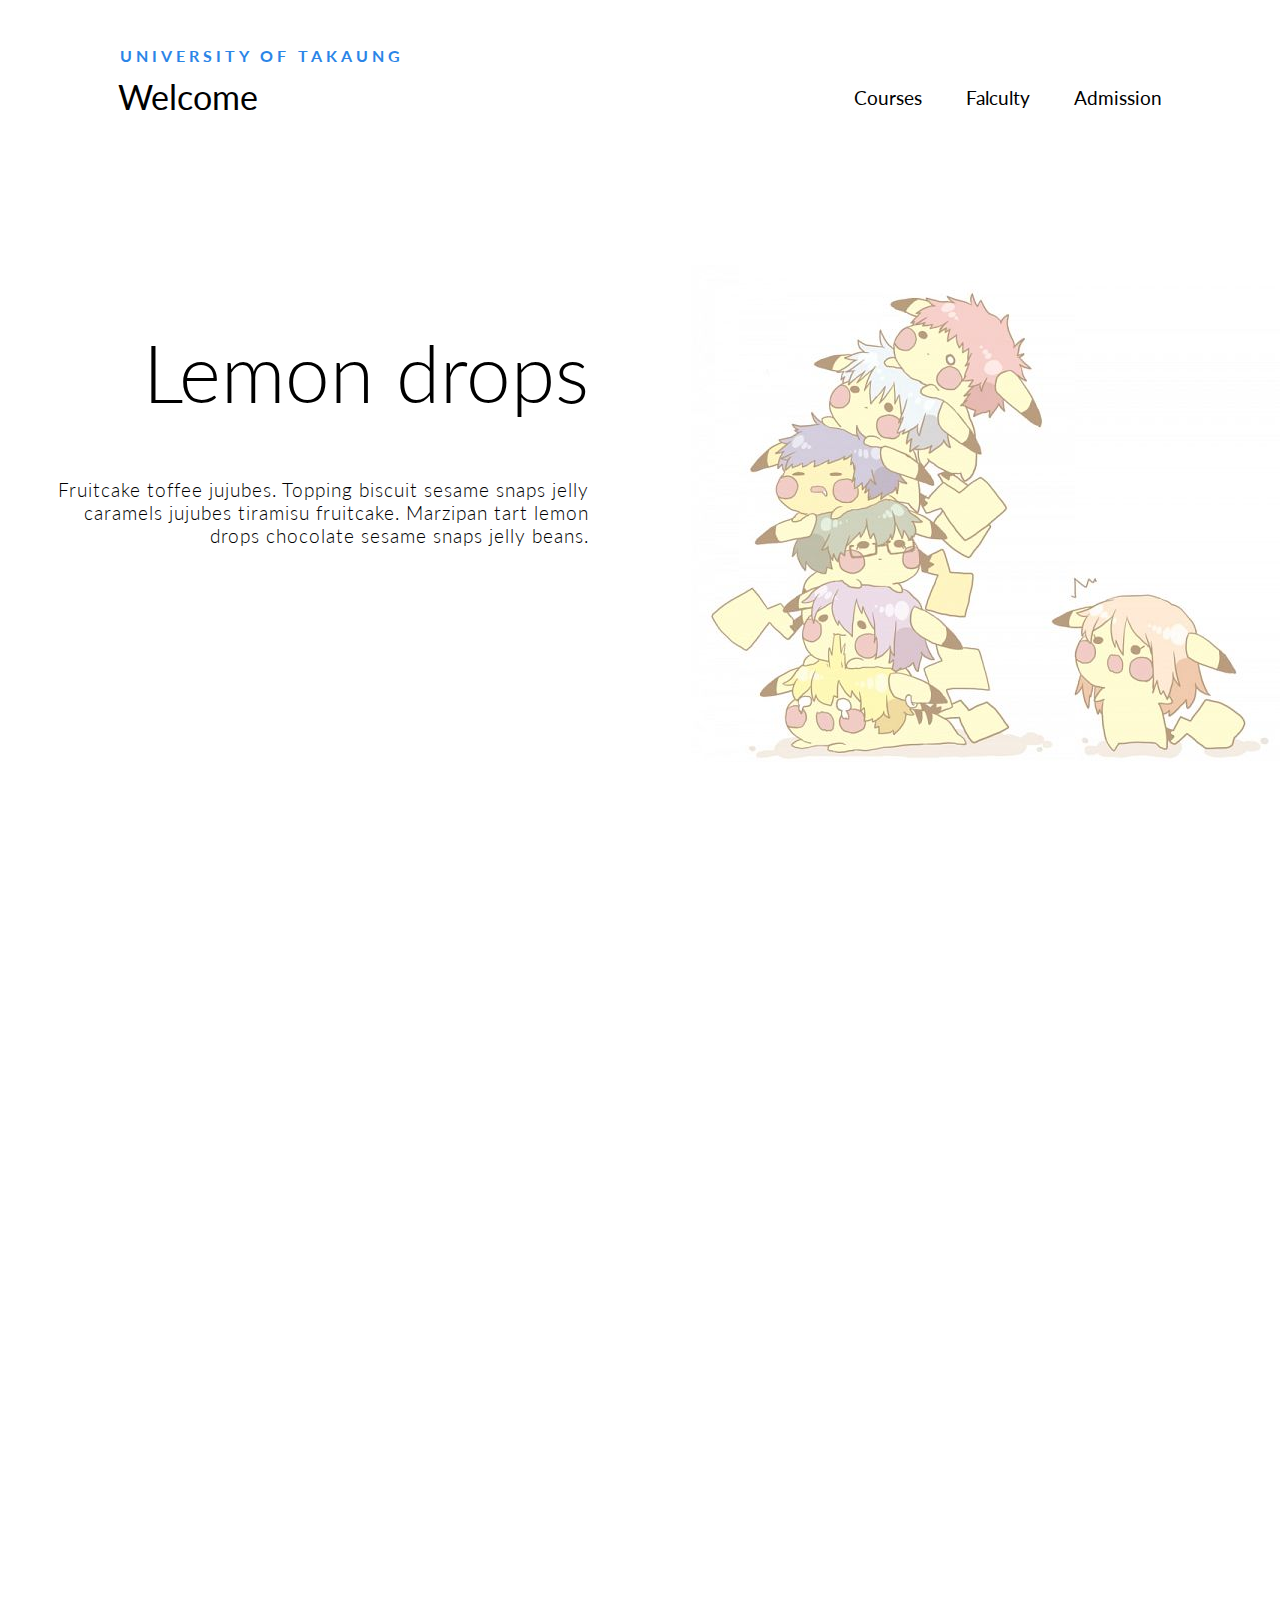
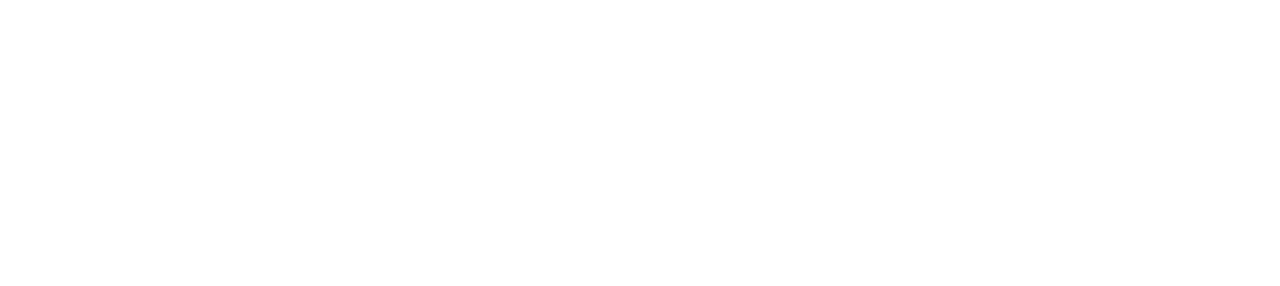
<file: index.html>
<!DOCTYPE html>
<html lang="en" class="no-js">
	<head>
		<meta charset="UTF-8" />
		<meta http-equiv="X-UA-Compatible" content="IE=edge,chrome=1"> 
		<meta name="viewport" content="width=device-width, initial-scale=1.0"> 
		<title>UOT | Home</title>
		<link rel="stylesheet" type="text/css" href="css/demo.css" />
		<link rel="stylesheet" type="text/css" href="css/component.css" />
		<script src="js/modernizr.custom.js"></script>
	</head>
	<body>
		<div class="container">
			<header class="clearfix">
				<span><a href="index.html">University of TaKaung</a></span>
				<h1>Welcome</h1>
				<nav>
					<a href="course.html">Courses</a>
					<a href="falculty.html">Falculty</a>
					<a href="admission.html">Admission</a>
				</nav>
			</header>	
			<div id="cbp-so-scroller" class="cbp-so-scroller">
				<section class="cbp-so-section">
					<article class="cbp-so-side cbp-so-side-left">
						<h2>Lemon drops</h2>
						<p>Fruitcake toffee jujubes. Topping biscuit sesame snaps jelly caramels jujubes tiramisu fruitcake. Marzipan tart lemon drops chocolate sesame snaps jelly beans.</p>
					</article>
					<figure class="cbp-so-side cbp-so-side-right">
						<img src="images/1.jpg" alt="img01">
					</figure>
				</section>
				<section class="cbp-so-section">
					<article class="cbp-so-side cbp-so-side-right">
						<h2>Plum caramels</h2>
						<p>Lollipop powder danish sugar plum caramels liquorice sweet cookie. Gummi bears caramels gummi bears candy canes cheesecake sweet roll icing dragée. Gummies jelly-o tart. Cheesecake unerdwear.com candy canes apple pie halvah chocolate tiramisu.</p>
					</article>
										<figure class="cbp-so-side cbp-so-side-left">
						<img src="images/2.jpg" alt="img01">
					</figure>
				</section>
			</div>
		</div>
		<script src="js/classie.js"></script>
		<script src="js/cbpScroller.js"></script>
		<script>
			new cbpScroller( document.getElementById( 'cbp-so-scroller' ) );
		</script>
	</body>
</html>
</file>
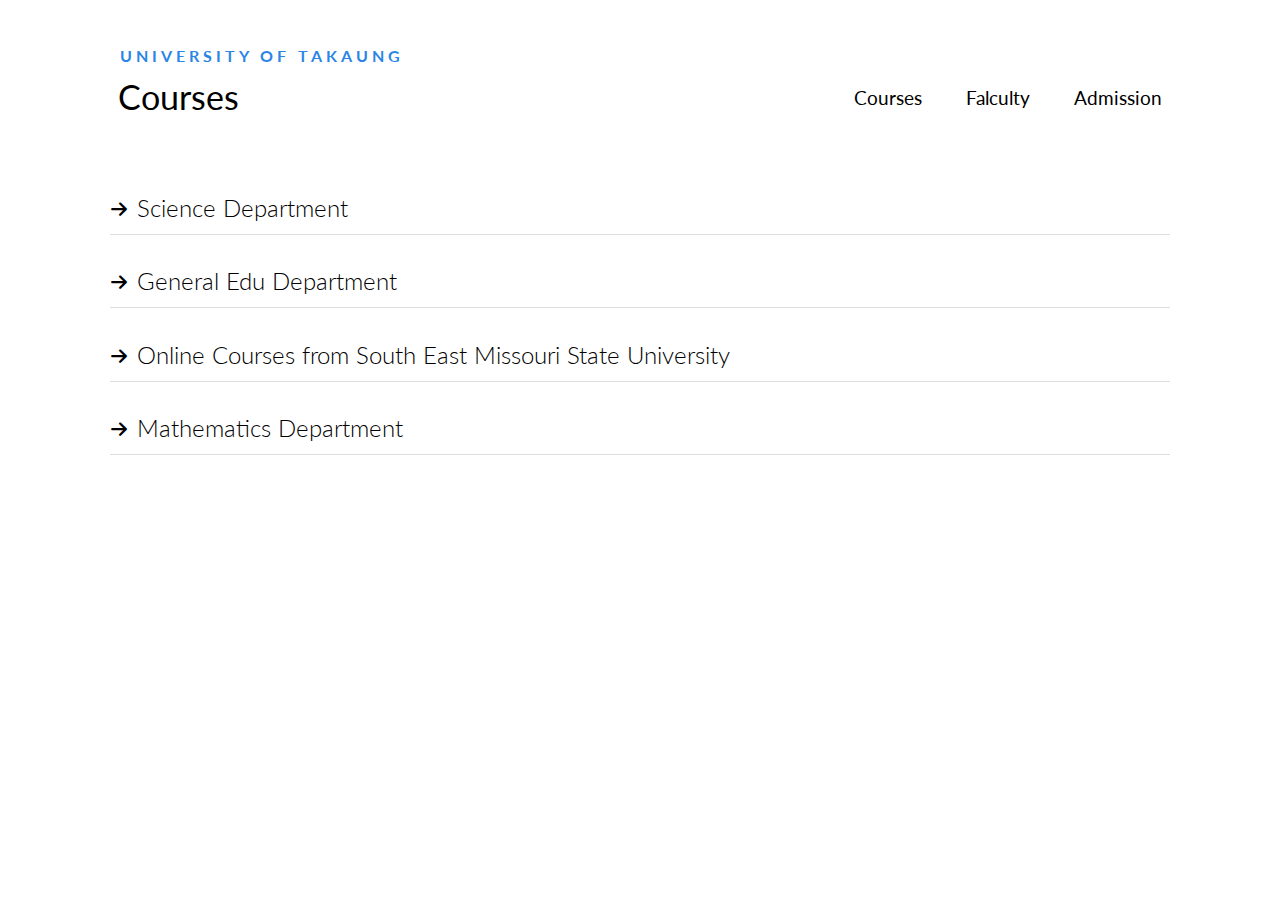
<file: course.html>
<!DOCTYPE html>
<html lang="en" class="no-js">
	<head>
		<meta charset="UTF-8" />
		<meta http-equiv="X-UA-Compatible" content="IE=edge,chrome=1"> 
		<meta name="viewport" content="width=device-width, initial-scale=1.0"> 
		<title>UOT | Home</title>
		<meta name="description" content="Blueprint: Nested Accordion" />
		<meta name="keywords" content="nested, accordion, simple, vertical, web development, css3, javascript" />
		<meta name="author" content="Codrops" />
		<link rel="shortcut icon" href="../favicon.ico">
		<link rel="stylesheet" type="text/css" href="css/demo.css" />
		<link rel="stylesheet" type="text/css" href="css/nest.css" />
		<script src="js/modernizr.custom.js"></script>
	</head>
	<body>
		<div class="container">
			<header class="clearfix">
				<span><a href="index.html">University of TaKaung</a></span>
				<h1>Courses</h1>
				<nav>
					<a href="course.html">Courses</a>
					<a href="falculty.html">Falculty</a>
					<a href="admission.html">Admission</a>
				</nav>
			</header>	
			<div class="main">
				<ul id="cbp-ntaccordion" class="cbp-ntaccordion">
					<li>
						<h3 class="cbp-nttrigger">Science Department</h3>
						<div class="cbp-ntcontent">
							<p></p>
							<ul class="cbp-ntsubaccordion">
								<li>
									<h4 class="cbp-nttrigger">Physics</h4>
									<div class="cbp-ntcontent">
										<p>Physics</p>
										<ul class="cbp-ntsubaccordion">
											<li>
												<h4 class="cbp-nttrigger">PH 1.1: Introdutory Physics 1</h4>
												<div class="cbp-ntcontent">
													<p>Physics.</p>
												</div>
											</li>
											<li>
												<h4 class="cbp-nttrigger">PH 1.2: Introdutory Physics 2</h4>
												<div class="cbp-ntcontent">
													<p>Physics</p>
												</div>
											</li>
											<h4>OR</h4>
											<li>
												<h4 class="cbp-nttrigger">PH 1.3: General Physics 1</h4>
												<div class="cbp-ntcontent">
													<p></p>
												</div>
											</li>
											<li>
												<h4 class="cbp-nttrigger">PH 1.4: General Physics 2</h4>
												<div class="cbp-ntcontent">
													<p></p>
												</div>
											</li>
										</ul>
									</div>
								</li>
								<li>
									<h4 class="cbp-nttrigger">Chemistry</h4>
									<div class="cbp-ntcontent">
										<p>Chemistry</p>
										<ul class="cbp-ntsubaccordion">
											<li>
												<h4 class="cbp-nttrigger">CH 1.1: General Chemistry (5 credits)</h4>
												<div class="cbp-ntcontent">
													<p>Physics.</p>
												</div>
											</li>
											<li>
												<h4 class="cbp-nttrigger">CH 1.2: Foundation of Inorganic Chemistry (3 credits)</h4>
												<div class="cbp-ntcontent">
													<p>Physics</p>
												</div>
											</li>
											<li>
												<h4 class="cbp-nttrigger">CH 1.3: Inorganic Chemistry and Quantative Lab (2 credits) </h4>
												<div class="cbp-ntcontent">
													<p></p>
												</div>
											</li>
										</ul>
									</div>
								</li>
							</ul>
						</div>
					</li>
					<li>
						<h3 class="cbp-nttrigger">General Edu Department</h3>
						<div class="cbp-ntcontent">
							<p>General Studies</p>
							<ul class="cbp-ntsubaccordion">
								<li>
									<h4 class="cbp-nttrigger">GS 1.1: Motivation (3 credits)</h4>
									<div class="cbp-ntcontent">
										<p>Motivation</p>
									</div>
								</li>
								<li>
									<h4 class="cbp-nttrigger">PS 1.1: Public Speaking (3 credits)</h4>
									<div class="cbp-ntcontent">
										<p>Just Speak</p>
									</div>
								</li>
								<li>
									<h4 class="cbp-nttrigger">Art 1.1: Dancing (3 credits)</h4>
									<div class="cbp-ntcontent">
										<p>Just dance</p>
									</div>
								</li>
								<li>
									<h4 class="cbp-nttrigger">EN 1.1: College English (3 credits)</h4>
									<div class="cbp-ntcontent">
										<p>English</p>
									</div>
								</li>
								<li>
									<h4 class="cbp-nttrigger">EN 1.2: Rhetoric and Critical Thinking (3 credits)</h4>
									<div class="cbp-ntcontent">
										<p>English</p>
									</div>
								</li>
							</ul>
						</div>
					</li>
					<li>
						<h3 class="cbp-nttrigger">Online Courses from South East Missouri State University</h3>
						<div class="cbp-ntcontent">
							<p>Online Courses are denoted with star notation (*)</p>
							<ul class="cbp-ntsubaccordion">
								<li>
									<h4 class="cbp-nttrigger">Biological Studies</h4>
									<div class="cbp-ntcontent">
										<p>Biology</p>
									</div>
								</li>
								<li>
									<h4 class="cbp-nttrigger">Psychological Studies</h4>
									<div class="cbp-ntcontent">
										<p>Psycho</p>
									</div>
								</li>
								<li>
									<h4 class="cbp-nttrigger">Social Studies</h4>
									<div class="cbp-ntcontent">
										<p>Social</p>
									</div>
								</li>
								<li>
									<h4 class="cbp-nttrigger">Political Studies</h4>
									<div class="cbp-ntcontent">
										<p>Politics</p>
									</div>
								</li>
								<li>
									<h4 class="cbp-nttrigger">Ecnomical Studies</h4>
									<div class="cbp-ntcontent">
										<p>Economics</p>
									</div>
								</li>
								<li>
									<h4 class="cbp-nttrigger">Development of Major Civilization</h4>
									<div class="cbp-ntcontent">
										<p>Development</p>
									</div>
								</li>
								<li>
									<h4 class="cbp-nttrigger">Behavioral Studies</h4>
									<div class="cbp-ntcontent">
										<p>Development</p>
									</div>
								</li>															
							</ul>
						</div>
					</li>
					<li>
						<h3 class="cbp-nttrigger">Mathematics Department</h3>
						<div class="cbp-ntcontent">
							<p>Mathematical Studies</p>
							<ul class="cbp-ntsubaccordion">
								<li>
									<h4 class="cbp-nttrigger">MA 1.1: Intermediate Algebra (3 credits)</h4>
									<div class="cbp-ntcontent">
										<p>Maths</p>
									</div>
								</li>
								<li>
									<h4 class="cbp-nttrigger">MA 1.2: Plane Trigonometry (3 credits)</h4>
									<div class="cbp-ntcontent">
										<p>Maths</p>
									</div>
								</li>
								<li>
									<h4 class="cbp-nttrigger">MA 1.4: College Algebra (3 credits)</h4>
									<div class="cbp-ntcontent">
										<p>Maths</p>
									</div>
								</li>
								<li>
									<h4 class="cbp-nttrigger">MA 1.5: Applied Calculus (3 credits)</h4>
									<div class="cbp-ntcontent">
										<p>Maths</p>
									</div>
								</li>
								<li>
									<h4 class="cbp-nttrigger">MA 1.6: Statistical Reasoning (3 credits)</h4>
									<div class="cbp-ntcontent">
										<p>Maths</p>
									</div>
								</li>
								<li>
									<h4 class="cbp-nttrigger">MA 1.6: Analytic Geometry and Calculus 1 (5 credits)</h4>
									<div class="cbp-ntcontent">
										<p>Maths</p>
									</div>
								</li>
								<li>
									<h4 class="cbp-nttrigger">MA 1.6: Analytic Geometry and Calculus 2 (4 credits)</h4>
									<div class="cbp-ntcontent">
										<p>Maths</p>
									</div>
								</li>															
							</ul>
						</div>
					</li>
				</ul>
			</div>
		</div>
		<script src="https://ajax.googleapis.com/ajax/libs/jquery/1.9.1/jquery.min.js"></script>
		<script src="js/jquery.cbpNTAccordion.min.js"></script>
		<script>
			$( function() {
				/*
				- how to call the plugin:
				$( selector ).cbpNTAccordion( [options] );
				- destroy:
				$( selector ).cbpNTAccordion( 'destroy' );
				*/

				$( '#cbp-ntaccordion' ).cbpNTAccordion();

			} );
		</script>
	</body>
</html>
</file>
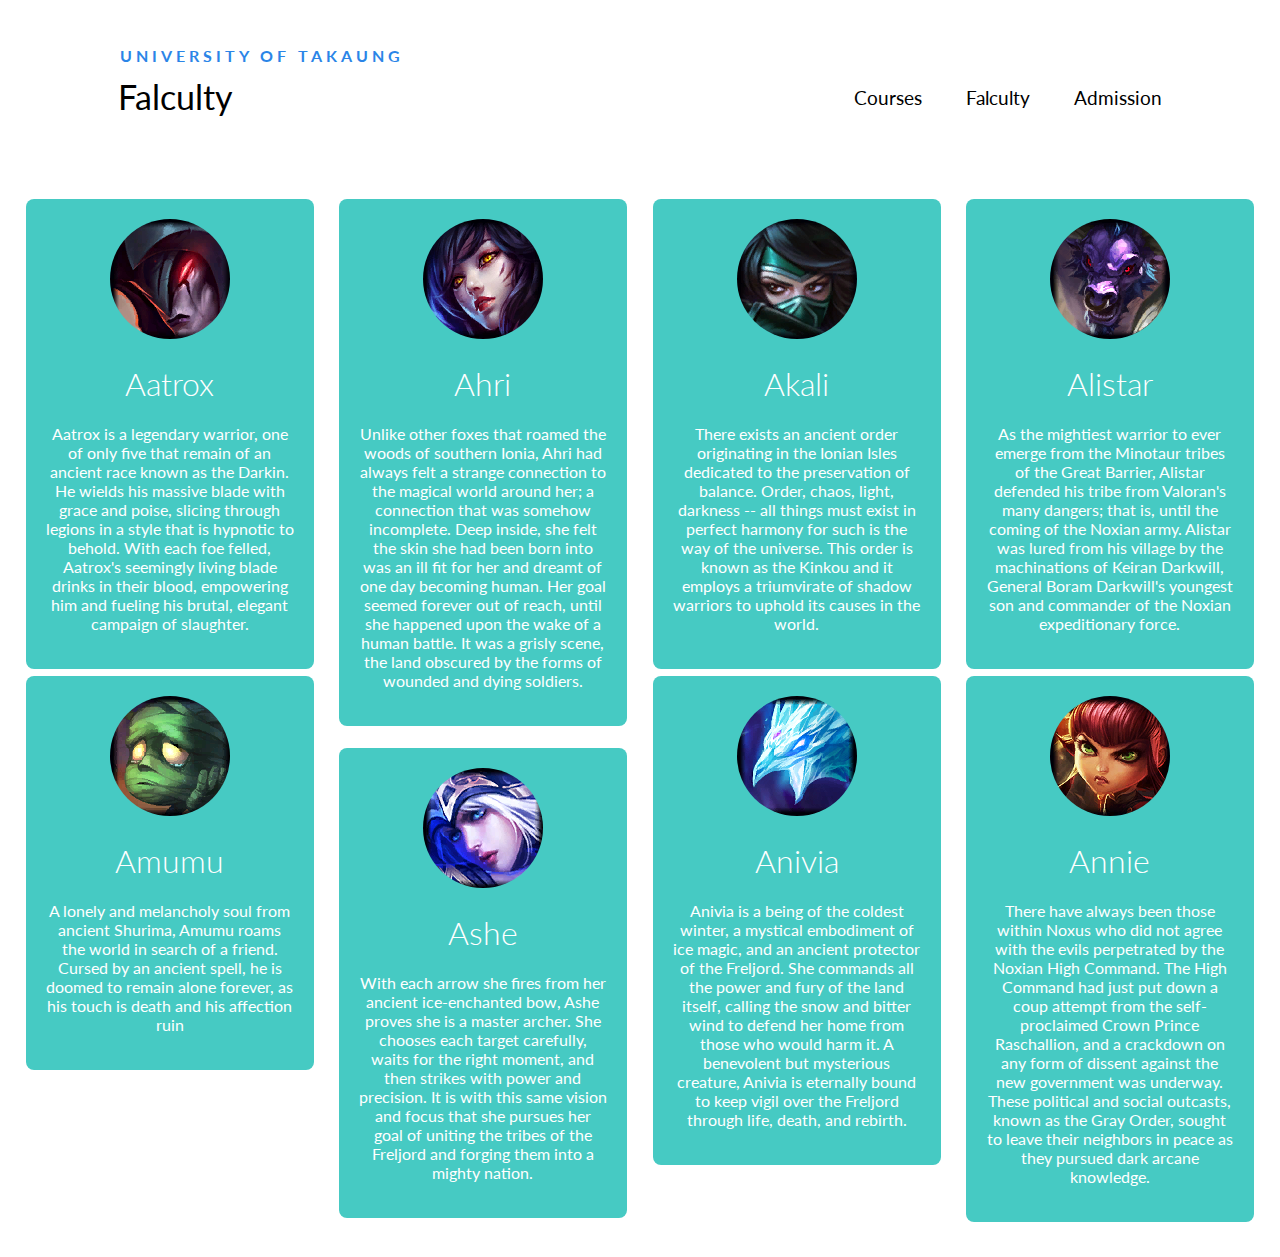
<file: falculty.html>
<!doctype html>
<html class="export" lang="en">
<head>
  <meta charset="utf-8">
  <meta http-equiv="X-UA-Compatible" content="IE=edge,chrome=1">
  <meta name="viewport" content="width=device-width">
  <title>UOT | Home</title>
  <link rel="stylesheet" type="text/css" href="css/demo.css" />
  <link rel="stylesheet" type="text/css" href="css/masonry.css" />
  <script type="text/javascript" src="https://ajax.googleapis.com/ajax/libs/jquery/3.2.1/jquery.min.js"></script>
  <script src="js/imagesloaded.pkgd.js"></script>
  <script src="js/masonry-pkgd.js"></script>
</head>

<body>
  <div class="container" id="container">
    <header class="clearfix">
      <span><a href="index.html">University of TaKaung</a></span>
      <h1>Falculty</h1>
      <nav>
        <a href="course.html">Courses</a>
        <a href="falculty.html">Falculty</a>
        <a href="admission.html">Admission</a>
      </nav>
    </header>         
      
    <div class="hero">
      <div class="hero-grid clearfix" id="grid">
        <div class="hero-grid__grid-sizer"></div>
        <div class="hero-grid__item">
          <div class="falculty">
            <img src="images/Aatrox.png" />
            <h1>Aatrox</h1>
            <p>
              Aatrox is a legendary warrior, one of only five that remain of an ancient race known as the Darkin. He wields his massive blade with grace and poise, slicing through legions in a style that is hypnotic to behold. With each foe felled, Aatrox's seemingly living blade drinks in their blood, empowering him and fueling his brutal, elegant campaign of slaughter.
            </p>
          </div>
        </div>

        <div class="hero-grid__item">
          <div class="falculty">
            <img src="images/Ahri.png" />
            <h1>Ahri</h1>
            <p>
              Unlike other foxes that roamed the woods of southern Ionia, Ahri had always felt a strange connection to the magical world around her; a connection that was somehow incomplete. Deep inside, she felt the skin she had been born into was an ill fit for her and dreamt of one day becoming human. Her goal seemed forever out of reach, until she happened upon the wake of a human battle. It was a grisly scene, the land obscured by the forms of wounded and dying soldiers.
            </p>
          </div>
        </div>


        <div class="hero-grid__item">
          <div class="falculty">
            <img src="images/Akali.png" />
            <h1>Akali</h1>
            <p>
              There exists an ancient order originating in the Ionian Isles dedicated to the preservation of balance. Order, chaos, light, darkness -- all things must exist in perfect harmony for such is the way of the universe. This order is known as the Kinkou and it employs a triumvirate of shadow warriors to uphold its causes in the world. 
            </p>
          </div>
        </div>

        <div class="hero-grid__item">
          <div class="falculty">
            <img src="images/Alistar.png" />
            <h1>Alistar</h1>
            <p>
              As the mightiest warrior to ever emerge from the Minotaur tribes of the Great Barrier, Alistar defended his tribe from Valoran's many dangers; that is, until the coming of the Noxian army. Alistar was lured from his village by the machinations of Keiran Darkwill, General Boram Darkwill's youngest son and commander of the Noxian expeditionary force. 
            </p>
          </div>
        </div>


        <div class="hero-grid__item">
          <div class="falculty">
            <img src="images/Amumu.png" />
            <h1>Amumu</h1>
            <p>
              A lonely and melancholy soul from ancient Shurima, Amumu roams the world in search of a friend. Cursed by an ancient spell, he is doomed to remain alone forever, as his touch is death and his affection ruin 
            </p>
          </div>
        </div>

        <div class="hero-grid__item">
          <div class="falculty">
            <img src="images/Anivia.png" />
            <h1>Anivia</h1>
            <p>
              Anivia is a being of the coldest winter, a mystical embodiment of ice magic, and an ancient protector of the Freljord. She commands all the power and fury of the land itself, calling the snow and bitter wind to defend her home from those who would harm it. A benevolent but mysterious creature, Anivia is eternally bound to keep vigil over the Freljord through life, death, and rebirth. 
            </p>
          </div>
        </div>

        <div class="hero-grid__item">
          <div class="falculty">
            <img src="images/Annie.png" />
            <h1>Annie</h1>
            <p>
              There have always been those within Noxus who did not agree with the evils perpetrated by the Noxian High Command. The High Command had just put down a coup attempt from the self-proclaimed Crown Prince Raschallion, and a crackdown on any form of dissent against the new government was underway. These political and social outcasts, known as the Gray Order, sought to leave their neighbors in peace as they pursued dark arcane knowledge.
            </p>
          </div>
        </div>

        <div class="hero-grid__item">
          <div class="falculty">
            <img src="images/Ashe.png" />
            <h1>Ashe</h1>
            <p>
              With each arrow she fires from her ancient ice-enchanted bow, Ashe proves she is a master archer. She chooses each target carefully, waits for the right moment, and then strikes with power and precision. It is with this same vision and focus that she pursues her goal of uniting the tribes of the Freljord and forging them into a mighty nation.
            </p>
          </div>
        </div>
      </div>
    </div>
    <script type="text/javascript">
        $(".hero-grid").imagesLoaded( function() {
          // images have loaded
          $(".hero-grid").masonry({
            itemSelector: ".hero-grid__item",
          });
        });
    </script>
  </div>
</body>
</html>
</file>
<file: css/demo.css>
/* General Blueprint Style */
@import url(http://fonts.googleapis.com/css?family=Lato:300,400,700);
@font-face {
	font-family: 'bpicons';
	src:url('../fonts/bpicons/bpicons.eot');
	src:url('../fonts/bpicons/bpicons.eot?#iefix') format('embedded-opentype'),
		url('../fonts/bpicons/bpicons.woff') format('woff'),
		url('../fonts/bpicons/bpicons.ttf') format('truetype'),
		url('../fonts/bpicons/bpicons.svg#bpicons') format('svg');
	font-weight: normal;
	font-style: normal;
} /* Made with http://icomoon.io/ */

*, *:after, *:before { -webkit-box-sizing: border-box; -moz-box-sizing: border-box; box-sizing: border-box; }
body, html { font-size: 100%; padding: 0; margin: 0;}

/* Clearfix hack by Nicolas Gallagher: http://nicolasgallagher.com/micro-clearfix-hack/ */
.clearfix:before, .clearfix:after { content: " "; display: table; }
.clearfix:after { clear: both; }

body {
    font-family: 'Lato', Calibri, Arial, sans-serif;
    color: black;
    background: white;
}

a {
	color: #2B85E7;
	text-decoration: none;
}

.main {
	width: 90%;
	max-width: 70em;
	margin: 0 auto;
	padding: 0 1.875em 3.125em 1.875em;
}

.container > header {
	width: 90%;
	max-width: 69em;
	margin: 0 auto;
	padding: 2.875em 1.875em 1.875em;
}

.container > header h1 {
	font-size: 2.125em;
	line-height: 1.3;
	margin: 0 0 0.6em 0;
	float: left;
	font-weight: 400;
}

.container > header > span {
	display: block;
	position: relative;
	z-index: 9999;
	font-weight: 700;
	text-transform: uppercase;
	letter-spacing: 4px;
	padding: 0 0 0.6em 0.1em;
}

.container > header > span span:after {
	width: 30px;
	height: 30px;
	left: -12px;
	font-size: 50%;
	top: -8px;
	font-size: 75%;
	position: relative;
}

.container > header > span span:hover:before {
	content: attr(data-content);
	text-transform: none;
	text-indent: 0;
	letter-spacing: 0;
	font-weight: 300;
	font-size: 110%;
	padding: 0.8em 1em;
	line-height: 1.2;
	text-align: left;
	left: auto;
	margin-left: 4px;
	position: absolute;
	color: #47a3da;
	background: #fff;
}

.container > header nav {
	float: right;
	text-align: center;
}

.container > header nav a {
	display: inline-block;
	position: relative;
	text-align: left;
	color: black;
	font-size: 1.2em;
	font-weight: 400;
	margin-left: 40px;
	margin-top: 0.6em;
}

@media screen and (max-width: 55em) {

	.container > header h1,
	.container > header nav {
		float: none;
	}

	.container > header nav a {
		margin-left: 10px;
	}

	.container > header > span,
	.container > header h1 {
		text-align: center;
	}

	.container > header nav {
		margin: 0 auto;
	}

	.container > header > span {
		text-indent: 30px;
	}
}
</file>
<file: css/component.css>
.cbp-so-scroller {
	margin-top: 3em;
	overflow: hidden;
}

.cbp-so-section {
	margin-bottom: 15em;
}

/* Clear floats of children */
.cbp-so-section:before,
.cbp-so-section:after {
	content: " ";
	display: table;
}

.cbp-so-section:after {
	clear: both;
}

/* Text styling */
.cbp-so-section h2 {
	font-size: 5em;
	font-weight: 300;
	line-height: 1;
}

.cbp-so-section p {
	font-size: 1.2em;
	letter-spacing: 1px;
	font-weight: 300;
}

/* Sides */
.cbp-so-side {
	width: 50%;
	float: left;
	margin: 0;
	padding: 3em 4%;
	overflow: hidden;
	min-height: 12em;
	-webkit-transition: -webkit-transform 0.5s, opacity 0.5s;
	-moz-transition: -moz-transform 0.5s, opacity 0.5s;
	transition: transform 0.5s, opacity 0.5s;
}

/* Clear floats of children */
.cbp-so-side:before,
.cbp-so-side:after {
	content: " ";
	display: table;
}

.cbp-so-side:after {
	clear: both;
}

.cbp-so-side-right {
	text-align: left;
}

.cbp-so-side-left {
	text-align: right;
}

.cbp-so-side-right img {
	float: left;
}

.cbp-so-side-left img {
	float: right;
}

/* Initial state (hidden or anything else) */
.cbp-so-init .cbp-so-side {
	opacity: 0;
}

.cbp-so-init .cbp-so-side-left {
	-webkit-transform: translateX(-80px);
	-moz-transform: translateX(-80px);
	transform: translateX(-80px);
}

.cbp-so-init .cbp-so-side-right {
	-webkit-transform: translateX(80px);
	-moz-transform: translateX(80px);
	transform: translateX(80px);
}

/* Animated state */
/* add you final states (transition) or your effects (animations) for each side */
.cbp-so-section.cbp-so-animate .cbp-so-side-left,
.cbp-so-section.cbp-so-animate .cbp-so-side-right {
	-webkit-transform: translateX(0px);
	-moz-transform: translateX(0px);
	transform: translateX(0px);
	opacity: 1;
}

/* For example, add a delay for the right side:
.cbp-so-section.cbp-so-animate .cbp-so-side-right {
	-webkit-transition-delay: 0.2s;
	-moz-transition-delay: 0.2s;
	transition-delay: 0.2s;
}
*/

/* Example media queries */

@media screen and (max-width: 73.5em) {
	.cbp-so-scroller {
		font-size: 65%;
	}

	.cbp-so-section h2 {
		margin: 0;		
	}

	.cbp-so-side img {
		max-width: 120%;
	}
}

@media screen and (max-width: 41.125em) {
	.cbp-so-side {
		float: none;
		width: 100%;
	}

	.cbp-so-side img {
		max-width: 100%;
	}
}
</file>
<file: css/nest.css>
/* Icon font for arrow icons */
@font-face {
	font-family: 'icomoon';
	src:url('../fonts/icomoon_arrows/icomoon.eot');
	src:url('../fonts/icomoon_arrows/icomoon.eot?#iefix') format('embedded-opentype'),
		url('../fonts/icomoon_arrows/icomoon.woff') format('woff'),
		url('../fonts/icomoon_arrows/icomoon.ttf') format('truetype'),
		url('../fonts/icomoon_arrows/icomoon.svg#icomoon') format('svg');
	font-weight: normal;
	font-style: normal;
} /* Iconfont by Icomoon http://icomoon.io/ */


/* Accordion style */
.cbp-ntaccordion {
	list-style: none;
	margin: 0;
	padding: 0;
}

.cbp-ntsubaccordion {
	list-style: none;
}

.cbp-ntaccordion .cbp-nttrigger {
	cursor: pointer;
} 

.cbp-ntaccordion h3 {
	margin: 0 0 0.3em;
	padding: 1em 0 0.5em;
	border-bottom: 1px solid #ddd;
	font-size: 1.5em;
	font-weight: 300;
}

.cbp-ntaccordion h4 {
	font-size: 1.2em;
	text-transform: uppercase;
	letter-spacing: 1px;
	padding: 0.5em 0 0.5em;
	margin: 0 0 0.5em;
	font-weight: 300;
}

.cbp-ntaccordion h5 {
	font-size: 1.2em;
	font-weight: 300;
	padding: 0.5em 0 0.5em;
	margin: 0 0 0.5em;
}

.cbp-ntaccordion .cbp-ntcontent p {
	color: #888;
	font-size: 1.25em;
	font-weight: 300;
	line-height: 1.5;
	padding: 0.2em 0 1.5em;
	margin: 0;
}

/* Arrow icons */
.cbp-ntaccordion > li > .cbp-nttrigger:before,
.cbp-ntsubaccordion > li > .cbp-nttrigger:before {
	font-family: 'icomoon';
	speak: none;
	font-weight: normal;
	font-variant: normal;
	text-transform: none;
	line-height: 1;
	margin-right: 0.5em;
	-webkit-font-smoothing: antialiased;
}

.cbp-ntaccordion > li > .cbp-nttrigger:before {
	font-size: 75%;
}

.cbp-ntaccordion > li > .cbp-nttrigger:before {
	content: "\36";
}
.cbp-ntaccordion > li > .cbp-nttrigger:hover:before {
	content: "\35";
	color: inherit;
}
.cbp-ntaccordion > li.cbp-ntopen > .cbp-nttrigger:before,
.no-js .cbp-ntaccordion > li > .cbp-nttrigger:before {
	content: "\34";
	color: inherit;
}

.cbp-ntsubaccordion > li > .cbp-nttrigger:before {
	content: "\32";
}
.cbp-ntsubaccordion > li > .cbp-nttrigger:hover:before {
	content: "\33";
	color: inherit;
}
.cbp-ntsubaccordion > li.cbp-ntopen > .cbp-nttrigger:before,
.no-js .cbp-ntsubaccordion > li > .cbp-nttrigger:before {
	content: "\31";
	color: inherit;
}

/* Initial height is zero */
.cbp-ntaccordion .cbp-ntcontent {
	height: 0;
	overflow: hidden;
}

/* When open, set height to auto */
.cbp-ntaccordion .cbp-ntopen > .cbp-ntcontent,
.cbp-ntsubaccordion .cbp-ntopen > .cbp-ntcontent,
.no-js .cbp-ntaccordion .cbp-ntcontent {
	height: auto;
}

/* Example for media query */
@media screen and (max-width: 32em) { 

	.cbp-ntaccordion {
		font-size: 70%;
	}

}
</file>
<file: css/masonry.css>
.falculty {
  text-align: center;
}

.falculty img {
    position: relative;
    border-radius: 50%;
    height: auto;
    width: auto;
}

.falculty h1 {
  font-weight: 300;
}

/* hero
------------------------- */

.hero-grid {
  padding: 10px 1%;
  margin: 20px 0;
  background: white;
  border-radius: 10px;
}

/* necessary for proper sizing with margins */
.hero-grid__grid-sizer {
  position: absolute;
}

.hero-grid__item,
.hero-grid__grid-sizer {
  width: 47%;
  margin: 0 1% 20px 1%;
}

.hero-grid__gutter-sizer {
  width: 2%;
}

.hero-grid__item {
  float: left;
  border-radius: 8px;
  padding: 20px;
  margin-bottom: 20px;
  color: white;
  background-color: #46cac3; 
  overflow: hidden;
}


.hero-grid__item--width2,
.hero-grid__item--width3 {
  width: 96%;
}

/* enough width for 4 columns */
@media screen and ( min-width: 768px ) {

  .hero-grid__grid-sizer,
  .hero-grid__item {
    width: 22.5%;
  }

  .hero-grid__item--width2 {
    width: 47%;
  }


  .hero-grid__item--width3 {
    width: 71.5%;
  }

}

@media screen and ( max-width: 400px ) {
	.hero-grid__item {
		width: 95%;
		margin: 5px;
	}
}
</file>
